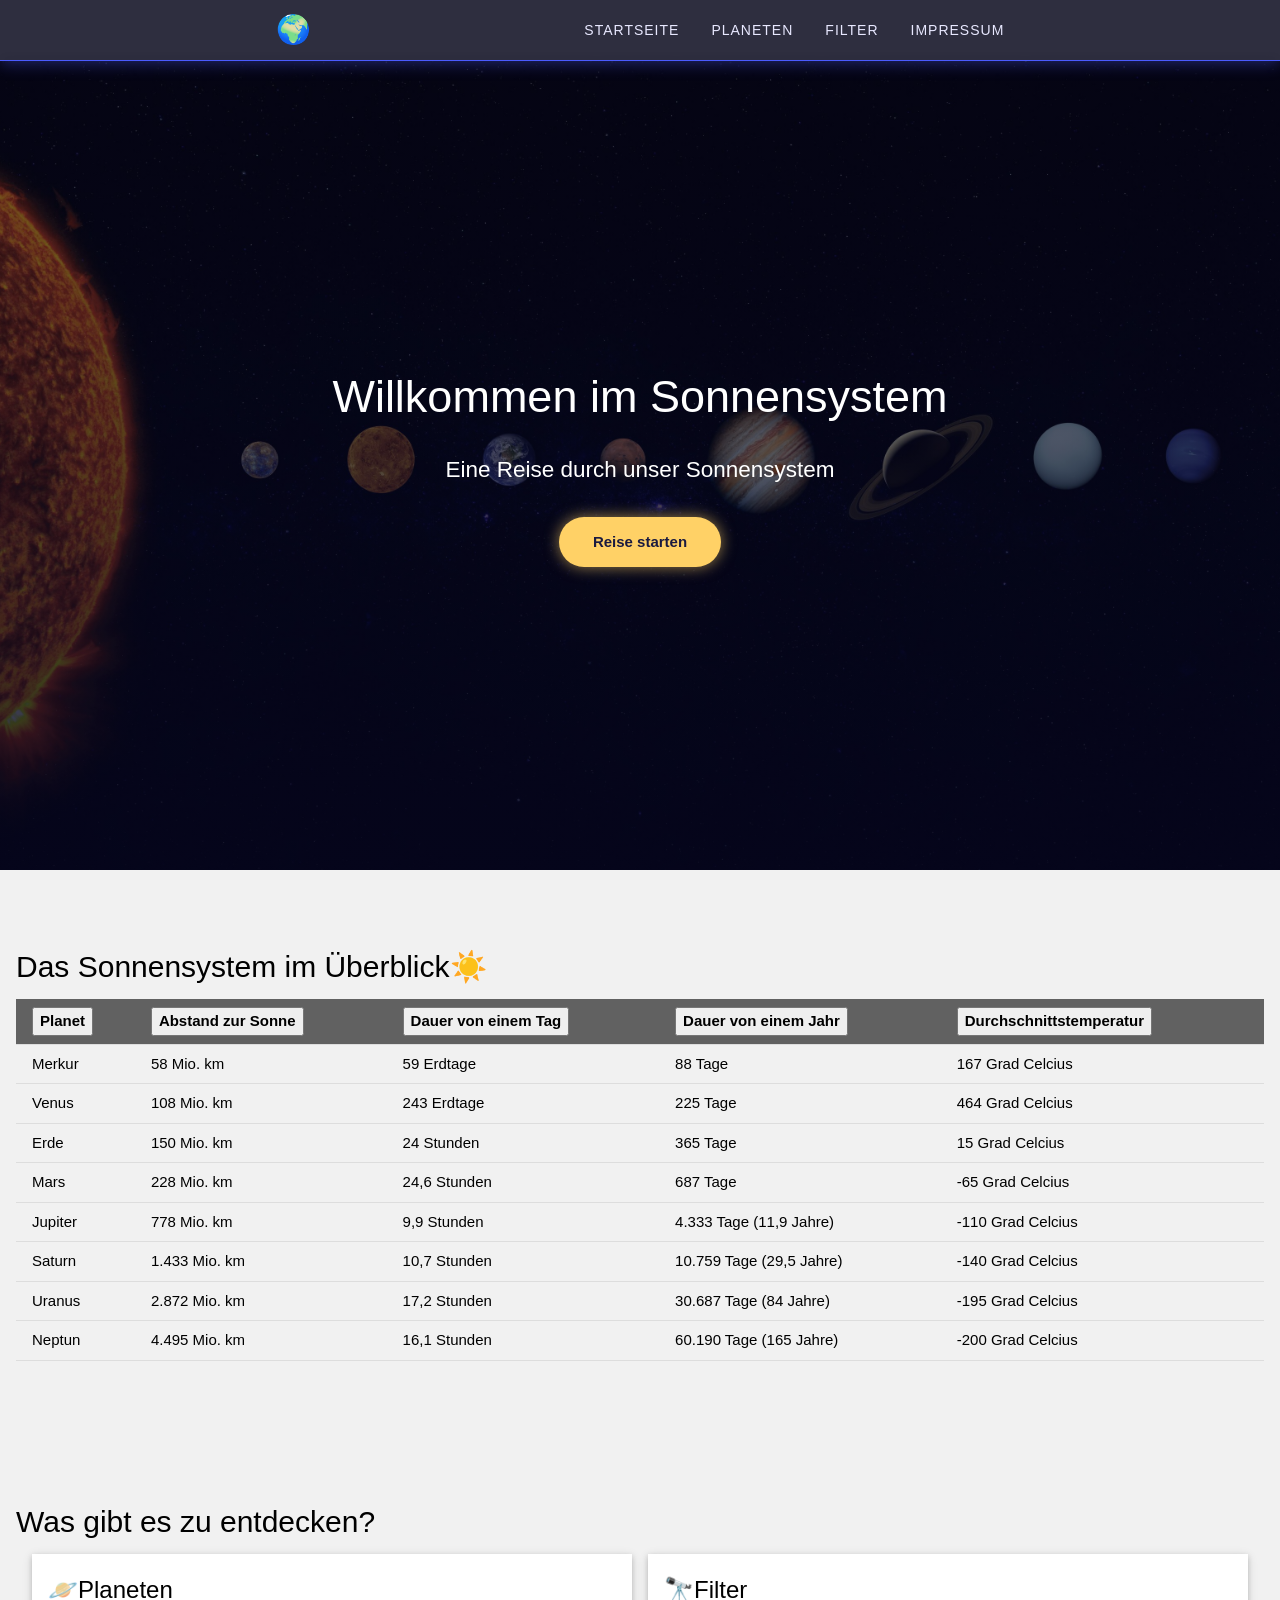
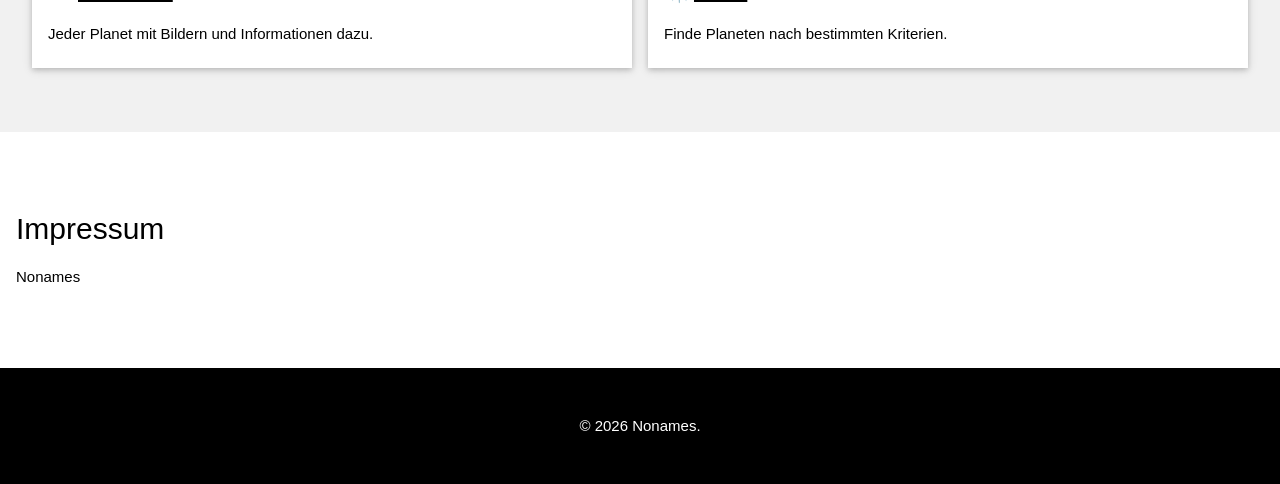
<file: index.html>
<!DOCTYPE html> 
<html lang="de">
    <head>
        <meta charset="UTF-8">
        <meta name="viewport" content="width=device-width, initial-scale=1.0">
        <link rel="icon" href="data:image/svg+xml,<svg xmlns=%22http://www.w3.org/2000/svg%22 viewBox=%220 0 100 100%22><text y=%22.9em%22 font-size=%2290%22>🌍</text></svg>">
        <title>Sonnensystem - Startseite</title>
        
        <link rel="stylesheet" href="https://www.w3schools.com/w3css/4/w3.css">
        <link rel="stylesheet" href="styles.css">   
        <script src="scripts.js" defer></script>

    </head>
    <body>
        <nav id="navigation" class="w3-top">
            <div class="w3-bar nav-leiste">
            <a href="index.html" class="w3-bar-item nav-logo" aria-label="Zur Startseite">&#x1F30D;</a>

            <div>
            <a href="index.html" class="w3-bar-item nav-link">Startseite</a>
            <a href="gallery.html" class="w3-bar-item nav-link">Planeten</a>
            <a href="filter.html" class="w3-bar-item nav-link">Filter</a>
            <a href="index.html#impressum" class="w3-bar-item nav-link">Impressum</a>

            <!--<a href="quiz.html">Quiz</a> ?-->
            </div>
          </div>
        </nav>

<section id="startseite" class="hero">
    <div class="hero-text">
    <h1>Willkommen im Sonnensystem</h1>
 <p>Eine Reise durch unser Sonnensystem</p>
 <!--Button führt direkt zu den Planeten-->
 <a href="gallery.html" class="hero-button">Reise starten</a>
    </div>

</section>

<section id="allgemein" class="w3-container w3-light-grey w3-padding-64">
    <h2>Das Sonnensystem im Überblick<span class="sonne">&#x2600;&#xFE0F;</span></h2>     
    <table class="w3-table w3-striped w3-bordered">
        <tr class="w3-dark-grey">
            <th aria-sort="ascending"><button>Planet</button></th>
            <th aria-sort="ascending"><button>Abstand zur Sonne</button></th>
            <th aria-sort="ascending"><button>Dauer von einem Tag</button></th>
            <th aria-sort="ascending"><button>Dauer von einem Jahr</button></th>
            <th aria-sort="ascending"><button>Durchschnittstemperatur</button></th>
        </tr>
        <tr>
            <td>Merkur</td>
            <td>58 Mio. km</td> 
            <td>59 Erdtage</td>
            <td>88 Tage</td>
            <td>167 Grad Celcius</td>
        </tr>
        <tr>
            <td>Venus</td>
            <td>108 Mio. km</td>
            <td>243 Erdtage</td>
            <td>225 Tage</td>
            <td>464 Grad Celcius</td>
        </tr>
        <tr>
            <td>Erde</td>
            <td>150 Mio. km</td>
            <td>24 Stunden</td>
            <td>365 Tage</td>
            <td>15 Grad Celcius</td>
        </tr>
        <tr>
            <td>Mars</td>
            <td>228 Mio. km</td>
            <td>24,6 Stunden</td>
            <td>687 Tage</td>
            <td>-65 Grad Celcius</td>
        </tr>
        <tr>
            <td>Jupiter</td>
            <td>778 Mio. km</td>
            <td>9,9 Stunden</td>
            <td>4.333 Tage (11,9 Jahre)</td>
            <td>-110 Grad Celcius</td>
        </tr>
        <tr>
            <td>Saturn</td>
            <td>1.433 Mio. km</td>
            <td>10,7 Stunden</td>
            <td>10.759 Tage (29,5 Jahre)</td>
            <td>-140 Grad Celcius</td>
        </tr>
        <tr>
            <td>Uranus</td>
            <td>2.872 Mio. km</td>
            <td>17,2 Stunden</td>
            <td>30.687 Tage (84 Jahre)</td>
            <td>-195 Grad Celcius</td>
        </tr>
        <tr>
            <td>Neptun</td>
            <td>4.495 Mio. km</td>
            <td>16,1 Stunden</td>
            <td>60.190 Tage (165 Jahre)</td>
            <td>-200 Grad Celcius</td>
        </tr>

    </table>
</section>

<section id="entdecken" class="w3-container w3-light-grey w3-padding-64">
    <h2>Was gibt es zu entdecken?</h2>
    <div class="w3-row-padding">
        <div class="w3-half">
        <div class="w3-card w3-white w3-padding">
        <h3><span class="planet">&#x1FA90;</span><a href="gallery.html">Planeten</a></h3>
       <p> Jeder Planet mit Bildern und Informationen dazu. </p>
    </div>
    </div>

    <div class="w3-half">
        <div class="w3-card w3-white w3-padding">
        <h3><span class="filter">&#x1F52D;</span><a href="test.html">Filter</a></h3>
        <p> Finde Planeten nach bestimmten Kriterien. </p>
    </div>
    </div>
    </div>
</section>

<section id="impressum" class="w3-container w3-padding-64">
    <h2>Impressum</h2>
    <p>Nonames</p>
</section>

<footer id="footer" class="w3-container w3-black w3-center w3-padding-32">
    <p>&copy; 2026 Nonames.</p>
</footer>

    </body>
</html>
</file>
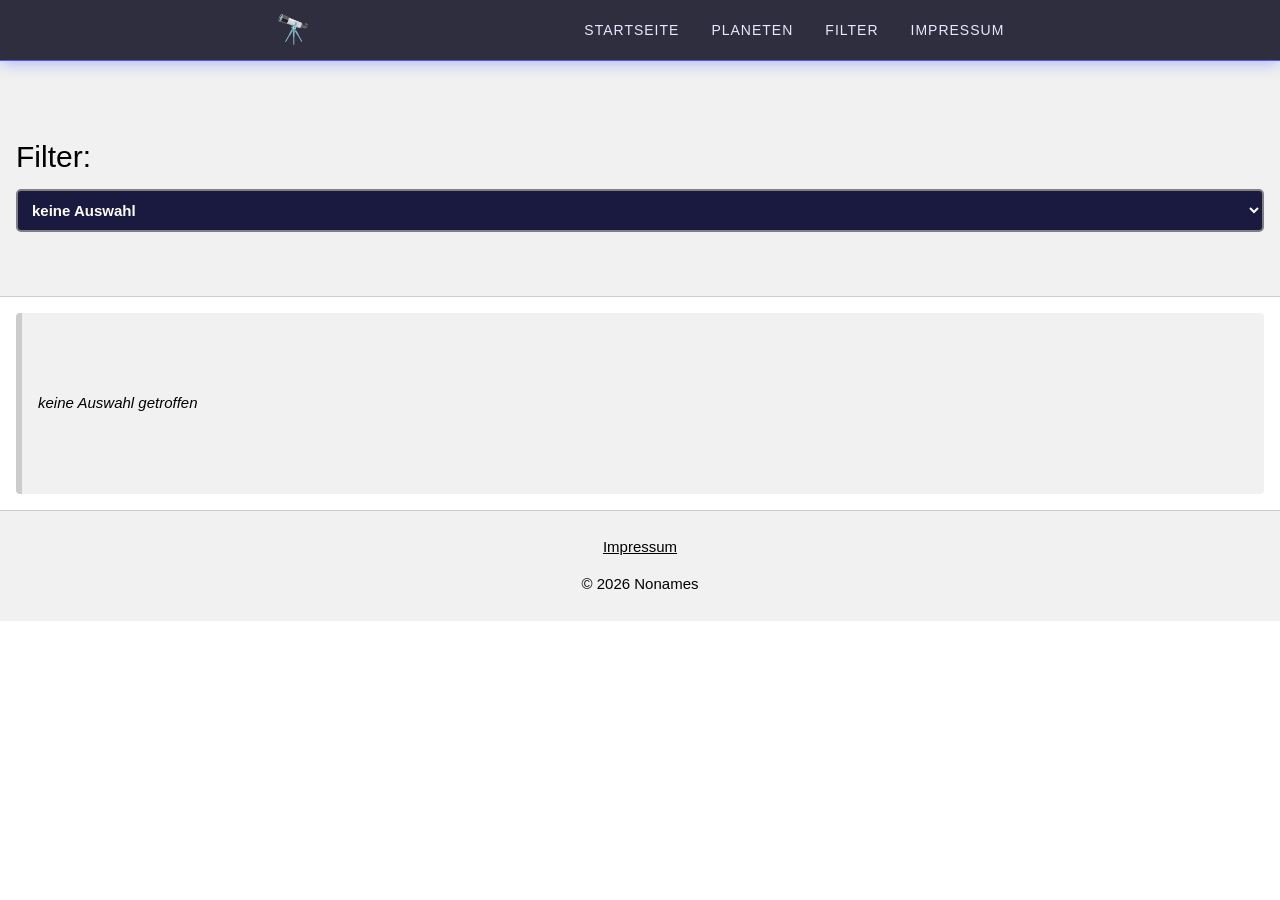
<file: filter.html>
<!DOCTYPE html>
<html>

<head>
    <meta charset="UTF-8">
    <meta name="viewport" content="width=device-width, initial-scale=1.0">
    <link rel="icon" href="data:image/svg+xml,<svg xmlns=%22http://www.w3.org/2000/svg%22 viewBox=%220 0 100 100%22><text y=%22.9em%22 font-size=%2290%22>🔭</text></svg>">
    <link rel="stylesheet" href="https://www.w3schools.com/w3css/4/w3.css">
    <link rel="stylesheet" href="styles.css">
    <script src="planetData/ajax.js" defer></script>
    <title>Filter</title>
</head>
<nav id="navigation" class="w3-top">
    <div class="w3-bar nav-leiste">
        <a href="index.html" class="w3-bar-item nav-logo" aria-label="Zur Startseite">&#x1F52D;</a>

        <div>
            <a href="index.html" class="w3-bar-item nav-link">Startseite</a>
            <a href="gallery.html" class="w3-bar-item nav-link">Planeten</a>
            <a href="filter.html" class="w3-bar-item nav-link">Filter</a>
            <a href="index.html#impressum" class="w3-bar-item nav-link">Impressum</a>

        </div>
    </div>
</nav>

<body>
    <div class="w3-container w3-light-grey w3-padding-64">
        <label for="planetSelection"><h2>Filter:</h2></label>
        <select id="planetDataSelection" name="planetSelection" class="w3-select" onchange="displayPlanetDataByType(this.value)" disabled>
            <option value="none" id="disableOnSelection">keine Auswahl</option>
            <option value="empty">Alle Planeten</option>
            <option value="stone">Steinplaneten</option>
            <option value="gas">Gasriesen</option>
            <option value="ice">Eisriesen</option>
        </select>
    </div>

    <div id="planetDataOutput" class="w3-container w3-border-top w3-border-bottom">
        <div class="w3-panel w3-light-grey w3-round w3-leftbar w3-padding-64">
        <p><i>
            keine Auswahl getroffen
        </i></p>
        </div>
    </div>

    <footer id="footer">
        <p>
            <a href="index.html#impressum">Impressum</a>
        </p>
        <p>&copy; 2026 Nonames</p>
    </footer>


</body>

</html>
</file>
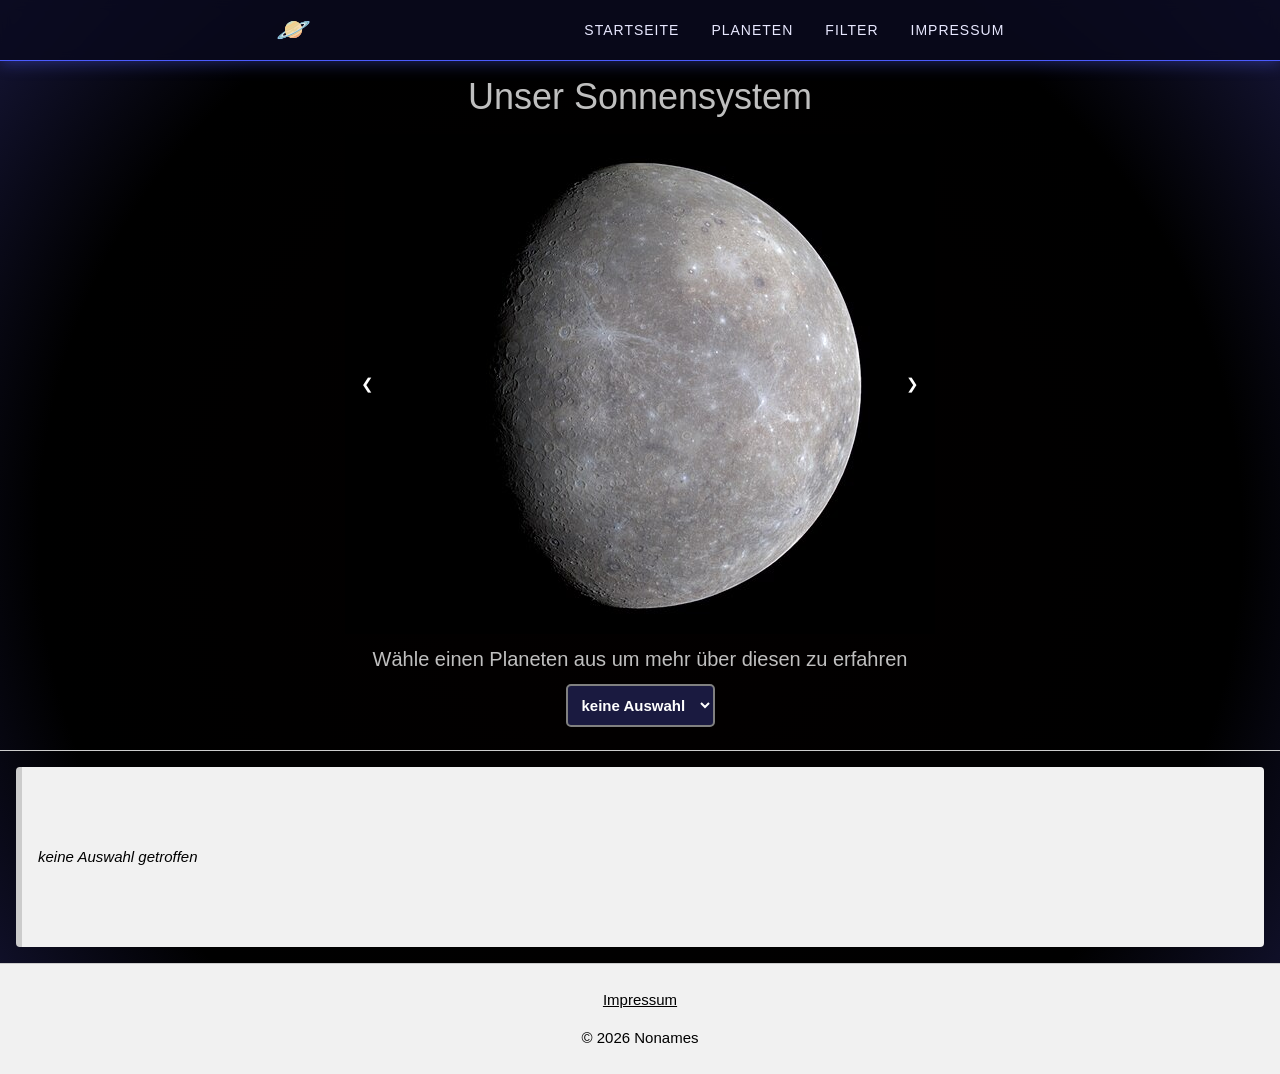
<file: gallery.html>
<!DOCTYPE html>
<html lang="de">
<head>
    <meta charset="UTF-8">
    <meta name="viewport" content="width=device-width, initial-scale=1.0">
    <link rel="icon" href="data:image/svg+xml,<svg xmlns=%22http://www.w3.org/2000/svg%22 viewBox=%220 0 100 100%22><text y=%22.9em%22 font-size=%2290%22>🪐</text></svg>">
    <link rel="stylesheet" href="https://www.w3schools.com/w3css/4/w3.css">
    <link 
        rel="stylesheet"   
        href="styles.css">
    
    <script src="scripts.js" defer></script>
    <script src="planetData/ajax.js" defer></script>
    <title>Planeten Gallery</title>
</head>
<style>
    body { /*Color Gradient*/
        background: #030000;
        background: radial-gradient(circle, rgba(3, 0, 0, 1) 0%, rgba(0, 0, 0, 1) 72%, rgba(22, 22, 56, 1) 100%);
    }
</style>
<body>
    <nav id="navigation" class="w3-top">
            <div class="w3-bar nav-leiste">
            <a href="index.html" class="w3-bar-item nav-logo" aria-label="Zur Startseite">&#x1FA90;</a>

            <div>
            <a href="index.html" class="w3-bar-item nav-link">Startseite</a>
            <a href="gallery.html" class="w3-bar-item nav-link">Planeten</a>
            <a href="filter.html" class="w3-bar-item nav-link">Filter</a>
            <a href="index.html#impressum" class="w3-bar-item nav-link">Impressum</a>

            </div>
          </div>
        </nav>
    
    <section id="gallery">
    
        <h1 id="gallery-text">Unser Sonnensystem</h1>

    <div class="PlanetenSlidedshow">
        <button class="Lefty" onclick="plusDivs(-1)">&#10094;</button>

        <img class="PlanetSlides" src="img/Mercury.jpg">
        <img class="PlanetSlides" src="img/Venus.jpg">
        <img class="PlanetSlides" src="img/Erde.jpg">
        <img class="PlanetSlides" src="img/Mars.jpg">
        <img class="PlanetSlides" src="img/Jupiter.jpg">
        <img class="PlanetSlides" src="img/Saturn.jpg" style="width:500px;">
        <img class="PlanetSlides" src="img/Uranus.png">
        <img class="PlanetSlides" src="img/Neptun.png">

        <button class="Righty" onclick="plusDivs(1)">&#10095;</button>
    </div>
</section>

    <div id="planetselector">
        <h4 id="gallery-text">Wähle einen Planeten aus um mehr über diesen zu erfahren</h4>

        <select name="Planeten" id="planetDataSelection" onchange="displayPlanetDataByName(this.value)">
            <option value="none" id="disableOnSelection">keine Auswahl</option>
            <option value="mercury">Merkur</option>
            <option value="venus">Venus</option>
            <option value="earth">Erde</option>
            <option value="mars">Mars</option>
            <option value="jupiter">Jupiter</option>
            <option value="saturn">Saturn</option>
            <option value="uranus">Uranus</option>
            <option value="neptune">Neptun</option>
        </select>
    </div>
    <br>

    <div id ="planetDataOutput" class="w3-container w3-border-top w3-border-bottom">
        <div class="w3-panel w3-light-grey w3-round w3-leftbar w3-padding-64">
        <p><i>
            keine Auswahl getroffen
        </i></p>
        </div>
    </div>

   <footer id="footer">
    <p>
        <a href="index.html#impressum">Impressum</a>
    </p>
    <p>&copy; 2026 Nonames</p>
</footer>

</body>
</html>
</file>
<file: styles.css>
nav#navigation { /* Der Übergang */
    background-color: rgba(10,10,30,0.85);
    backdrop-filter: blur(6px);
    border-bottom: 1px solid #4b5bff;
    box-shadow: 0 2px 15px rgba(75,91,255,0.4);
    z-index: 10;

}
.nav-leiste {
    background: transparent;
    padding: 0 20px;
    height: 60px; /* Höhe der Navigationsleiste */
    display: flex;
    align-items: center;
    justify-content: space-between; /*logo links, menü rechts*/

}

body {
    padding-top: 60px; /* Platz für die Navigationsleiste */
}

section {
    scroll-margin-top: 60px; /* Platz für die Navigationsleiste beim Scrollen zu einem Abschnitt */
}

.nav-logo {
    font-size: 28px;
    font-weight: bold;
    color: white;
    letter-spacing: 2px;
    text-decoration: none;
    padding: 8px 0px;
}
.logo-emoji {   
    font-size: 36px;
    margin-right: 8px;
    vertical-align: middle;
}


.nav-link {
    color: #e8e8ff;
    padding: 14px 18px;
    text-decoration: none;
    text-transform: uppercase;
    font-size: 14px;
    letter-spacing: 1px;
    border-bottom: 3px solid transparent;
    transition: all 0.3s;
}
.nav-link:hover {
    color: #ffd166;
    border-bottom: 3px solid #ffd166;
}



.hero {
    min-height: 90vh;
    display: flex;
    align-items: center;
    justify-content: center;
    text-align: center;
    color: white;
    /*Dunkler Verlauf über dem Bild*/
    background: linear-gradient(rgba(5,5,30,0.5), rgba(5,5,30,0.85)),
    url("img/sonnensystem.jpg") center/cover no-repeat;
}

.hero-text {
    max-width: 700px;
    padding: 20px;
    animation: fadeIn 2s ease-in-out;
}
.hero h1 {
    font-size: 3rem;
    margin: 0 0 10px;
}
.hero p {
    font-size: 1.5rem;
    margin-bottom: 30px;
}
.hero-button {
    display: inline-block;
    padding: 14px 34px;
    color: #1a1a40; 
    background-color: #ffd166;
    font-weight: bold;
    text-decoration: none;
    border-radius: 30px;
    box-shadow: 0 0 15px rgba(255,209,102,0.6);
    transition: all 0.3s;
}
.hero-button:hover {
    background-color: #f4a261;
    box-shadow: 0 0 25px rgba(244,162,97,0.8);
    transform: translateY(-3px);
}

footer#footer {
    background-color: #f1f1f1;
    padding: 10px;
    text-align: center;
}

/*Gallery Styling*/

#gallery-text {
    display: flex;
    justify-content: center;
    color: white;
    opacity: 0.75;
}

#planetselector {
    background: none;
    display: flex;
    flex-direction: column;
    justify-content: center;
    align-items: center;
}

#planetDataSelection {
    display: flex;
    justify-content: space-between;
    align-items: center;
    color: white;
    border-radius: 5px;
    border: 2px solid gray;
    cursor: pointer;
    font-weight: 700;
    padding: 10px;
    background-color:#1a1a40;
}

.PlanetSlides { /*Versteckt die Bilder der Slideshow*/
        display:none;
    }

.PlanetenSlidedshow {
    display: flex;
    justify-content: center;
}

.Lefty,
.Righty {
  background-color: black;
  border: 10px solid black;
  cursor: pointer;
  position: relative;
  color: white;
}
</file>
